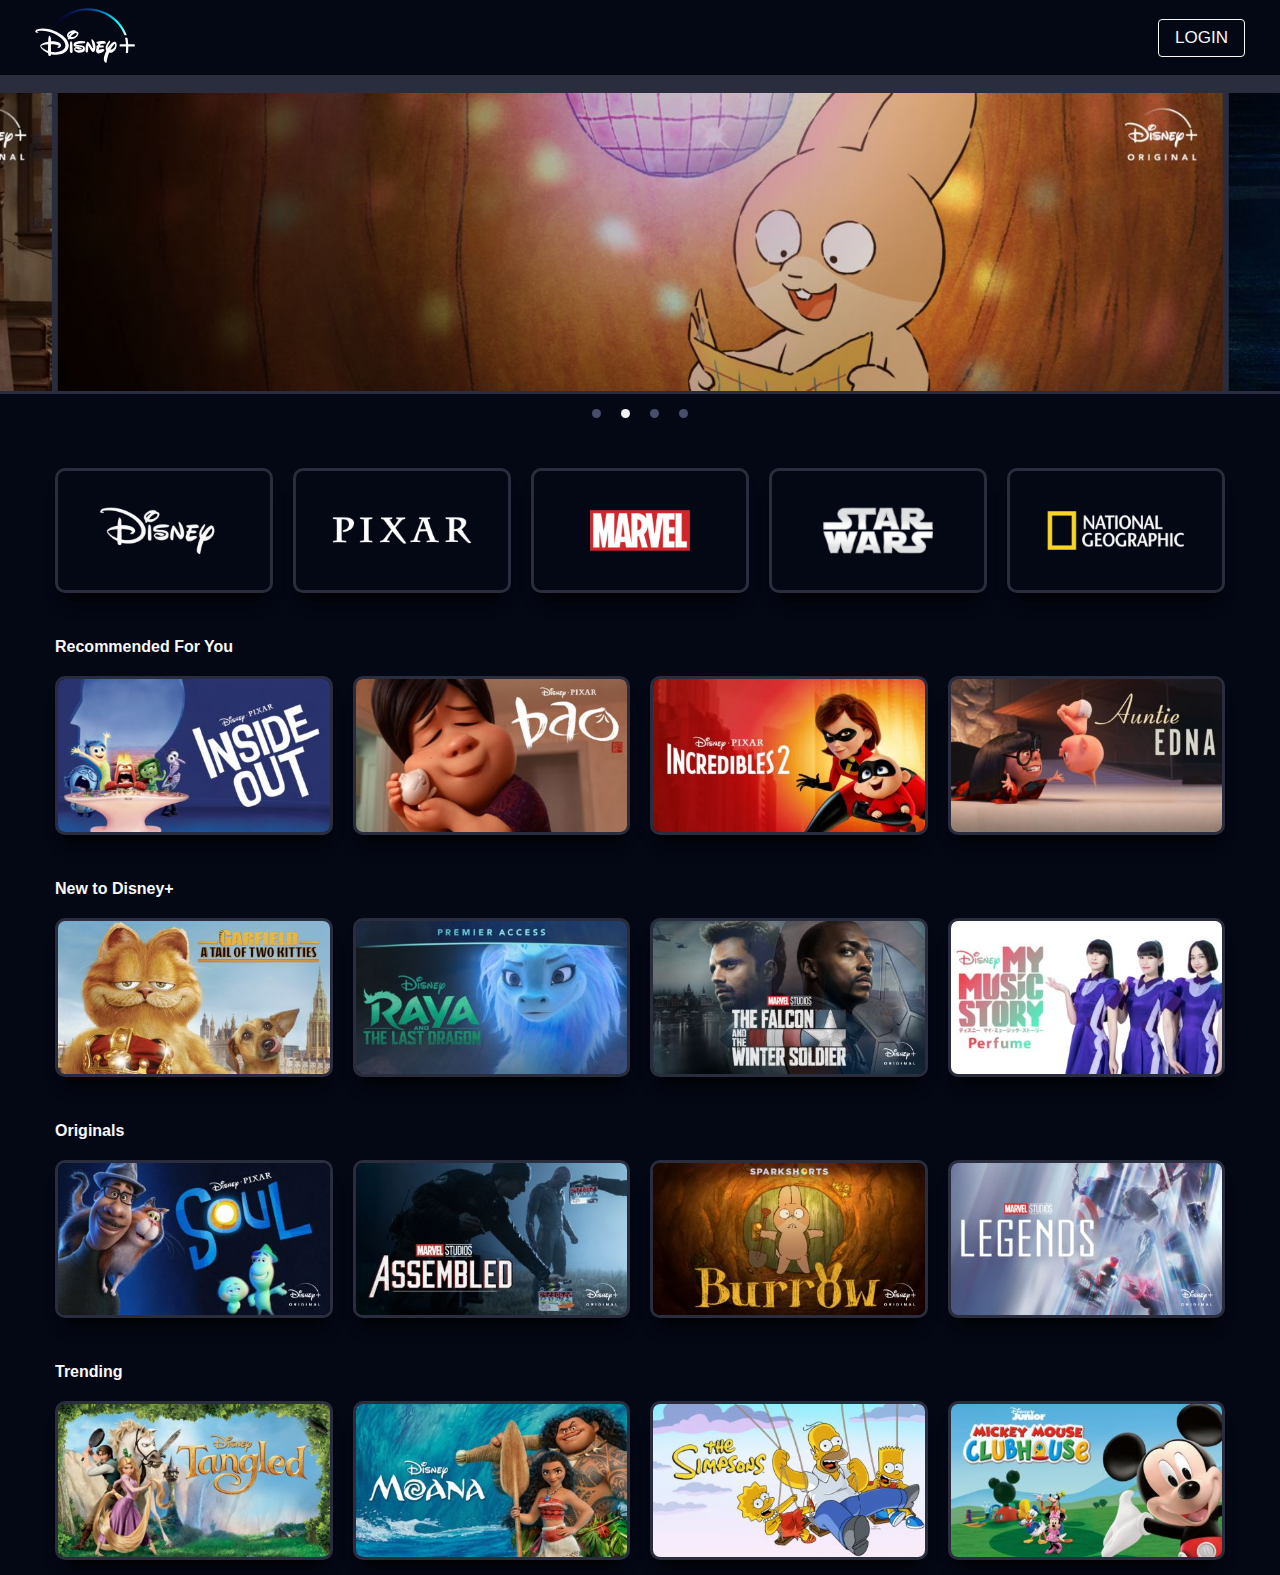
<file: index.html>
<!DOCTYPE html>
<html lang="en">

<head>
    <meta charset="UTF-8" />
    <meta http-equiv="X-UA-Compatible" content="IE=edge" />
    <meta name="viewport" content="width=device-width, initial-scale=1.0" />
    <title>Home | Disney+ Clone</title>
    <link rel="stylesheet" href="./common/styles.css" />
    <link rel="stylesheet" href="./home/styles.css" />
</head>

<body>
    <div class="header">
        <a href="/" class="brand">
            <img src="./assets/logo.svg" width="60" />
        </a>
        <div class="button-container">
            <button class="btn login-btn">LOGIN</button>
        </div>
    </div>
    <main class="homePage-wrapper">
        <section class="carousel-wrapper">
            <div class="carousel-bg">
                <div class="carousel-container">
                    <div class="carousel">
                        <div class="carousel-content">
                            <img src="./assets/hero-banner/scale16.jpg" alt="WandaVision" title="WandaVision - Behind The Scenes">
                        </div>
                        <div class="carousel-content">
                            <img src="./assets/hero-banner/badging4.jpg" alt="Burrow" title="Burrow">
                        </div>

                        <div class="carousel-content">
                            <img src="./assets/hero-banner/scale6.jpg" alt="WandaVision" title="WandaVision">
                        </div>
                        <div class="carousel-content">
                            <img src="./assets/hero-banner/badging5.jpg" alt="Onward" title="Onward">
                        </div>
                    </div>
                </div>
            </div>
            <div class="sliderDot-container">
                <button id="sliderDot-0" class="dot active"></button>
                <button id="sliderDot-1" class="dot"></button>
                <button id="sliderDot-2" class="dot"></button>
                <button id="sliderDot-3" class="dot"></button>
            </div>
        </section>
        <section class="appsMovies-container">
            <div id="apps-container" class="row">
                <div class="col">
                    <div class="app">
                        <img src="./assets/channels/1-disney.jpg" alt="Disney logo" />
                    </div>
                </div>
                <div class="col">
                    <div class="app">
                        <img src="./assets/channels/2-pixar.jpg" alt="Pixar logo" />
                    </div>
                </div>
                <div class="col">
                    <div class="app">
                        <img src="./assets/channels/3-marvel.jpg" alt="Marvel logo" />
                    </div>
                </div>
                <div class="col">
                    <div class="app">
                        <img src="./assets/channels/4-star-wars.jpg" alt="Star Wars logo" />
                    </div>
                </div>
                <div class="col">
                    <div class="app">
                        <img src="./assets/channels/5-national-geographic.jpg" alt="National Geographic logo" />
                    </div>
                </div>
            </div>
            <div id="movies-wrapper">
                <div class="movies-container">
                    <h4 class="title">Recommended For You</h4>
                    <div class="row recommendations">
                        <div class="col">
                            <div class="app">
                                <img src="./assets/recommended-for-you/1-inside-out.jpg" alt="Inside Out" title="Inside Out" />
                            </div>
                        </div>
                        <div class="col">
                            <div class="app">
                                <img src="./assets/recommended-for-you/2-bao.jpg" alt="Bao" title="Bao" />
                            </div>
                        </div>
                        <div class="col">
                            <div class="app">
                                <img src="./assets/recommended-for-you/3-incredibles-2.jpg" alt="Incredibles 2" title="Incredibles 2" />
                            </div>
                        </div>
                        <div class="col">
                            <div class="app">
                                <img src="./assets/recommended-for-you/4-auntie-edna.jpg" alt="Auntie Edna" title="Auntie Edna" />
                            </div>
                        </div>
                    </div>
                </div>
                <div class="movies-container">
                    <h4 class="title">New to Disney+</h4>
                    <div class="row new">
                        <div class="col">
                            <div class="app">
                                <img src="./assets/new-to-disney-plus/1-garfield.jpg" alt="Garfield" title="Garfield" />
                            </div>
                        </div>
                        <div class="col">
                            <div class="app">
                                <img src="./assets/new-to-disney-plus/2-raya-and-the-last-dragon.jpg" alt="Raya and the Last Dragon" title="Raya and the Last Dragon" />
                            </div>
                        </div>
                        <div class="col">
                            <div class="app">
                                <img src="./assets/new-to-disney-plus/3-the-falcon-and-the-winter-soldier.jpg" alt="The Falcon and The Winter Soldier" title="The Falcon and The Winter Soldier" />
                            </div>
                        </div>
                        <div class="col">
                            <div class="app">
                                <img src="./assets/new-to-disney-plus/4-my-music-story.jpg" alt="My Music Story" title="My Music Story" />
                            </div>
                        </div>
                    </div>
                </div>
                <div class="movies-container">
                    <h4 class="title">Originals</h4>
                    <div class="row originals">
                        <div class="col">
                            <div class="app">
                                <img src="./assets/originals/1.soul.jpg" alt="Soul" title="Soul" />
                            </div>
                        </div>
                        <div class="col">
                            <div class="app">
                                <img src="./assets/originals/2-assembled.jpg" alt="Assembled" title="Assembled" />
                            </div>
                        </div>
                        <div class="col">
                            <div class="app">
                                <img src="./assets/originals/3-burrow.jpg" alt="Burrow" title="Burrow" />
                            </div>
                        </div>
                        <div class="col">
                            <div class="app">
                                <img src="./assets/originals/4-legends.jpg" alt="Legends" title="Legends" />
                            </div>
                        </div>
                    </div>
                </div>
                <div class="movies-container">
                    <h4 class="title">Trending</h4>
                    <div class="row trending">
                        <div class="col">
                            <div class="app">
                                <img src="./assets/tending/1-tangled.jpg" alt="Tangled" title="Tangled" />
                            </div>
                        </div>
                        <div class="col">
                            <div class="app">
                                <img src="./assets/tending/2-moana.jpg" alt="Moana" title="Moana" />
                            </div>
                        </div>
                        <div class="col">
                            <div class="app">
                                <img src="./assets/tending/3-the-simpsons.jpg" alt="The Simpsons" title="The Simpsons" />
                            </div>
                        </div>
                        <div class="col">
                            <div class="app">
                                <img src="./assets/tending/4-mickey-mouse-clubhouse.jpg" alt="Mickey Mouse Clubhouse" title="Mickey Mouse Clubhouse" />
                            </div>
                        </div>
                    </div>
                </div>
            </div>
        </section>
    </main>
    <script type="text/javascript" src="./common/scripts.js"></script>
</body>

</html>
</file>
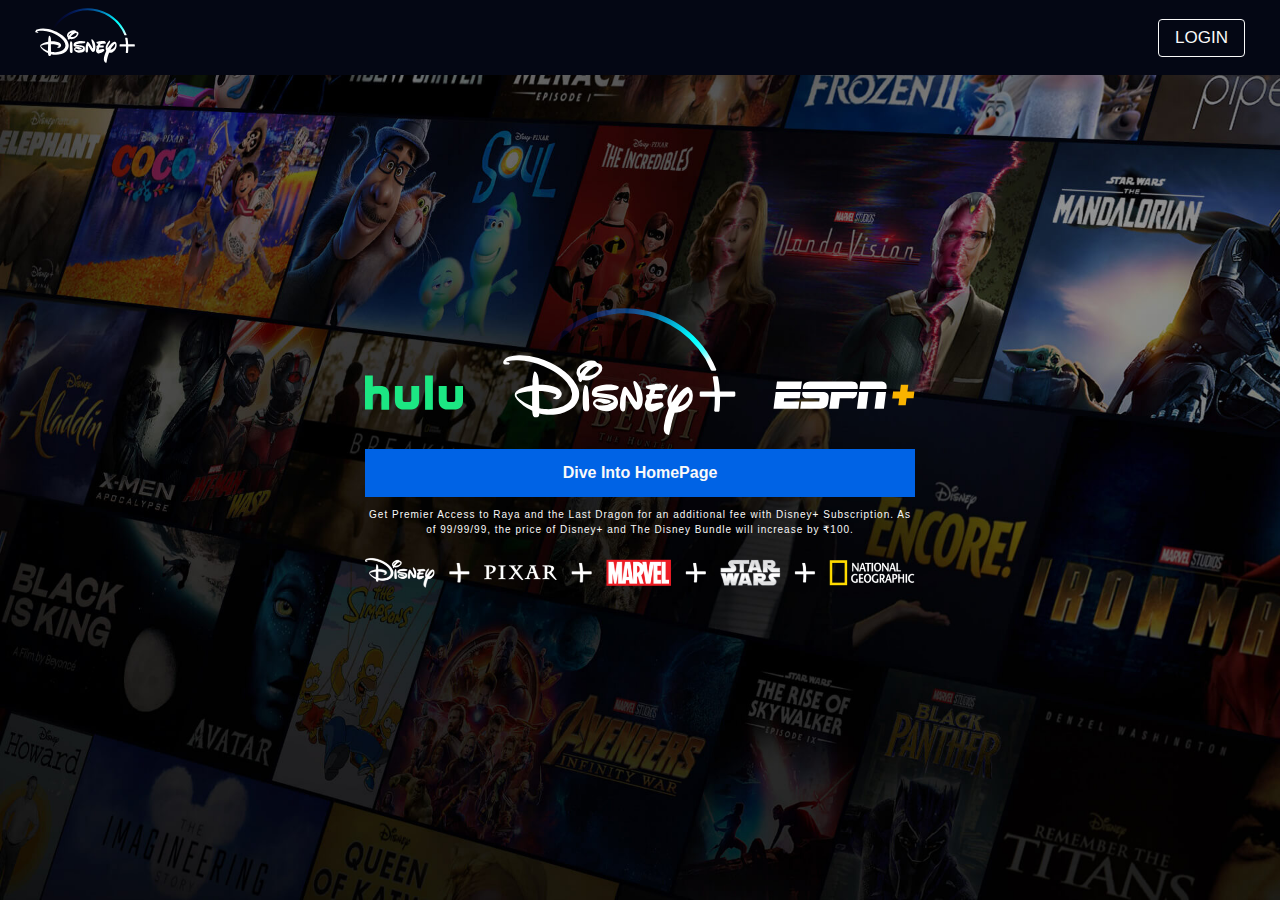
<file: cta page/landing.html>
<!DOCTYPE html>
<html lang="en">

    <head>
        <meta charset="UTF-8" />
        <meta http-equiv="X-UA-Compatible" content="IE=edge" />
        <meta name="viewport" content="width=device-width, initial-scale=1.0" />
        <title>Disney+ Clone</title>
        <link rel="stylesheet" href="./../common/styles.css" />
        <link rel="stylesheet" href="styles.css" />
    </head>
    
<body>
    <div class="header">
        <a href="/" class="brand">
            <img src="./../assets/logo.svg" width="60" />
        </a>
        <a href="/cta page/landing.html">
        <div class="button-container">
            <button class="btn login-btn">LOGIN</button>
        </div>
        </a>
    </div>
    <div class="landingPage-wrapper">
        <div class="content-container">
        <div class="img-container">
            <img src="./../assets/cta/cta-logo-one.svg">
        </div>
        <a href="/" class="getStarted-btn">Dive Into HomePage</a>
        <div class="info">
            Get Premier Access to Raya and the Last Dragon for an additional fee with Disney+ Subscription.
            As of 99/99/99, the price of Disney+ and The Disney Bundle will increase by &#8377;100.
        </div>
        <div class="img-container">
            <img src="./../assets/cta/cta-logo-two.png">
        </div>
    </div>
</body>
</html>
</file>
<file: common/styles.css>
* {
    box-sizing: border-box;
}

body {
    margin: 0;
    font-size: 16px;
    color: #f9f9f9;
    background-color: #040714;
    font-family: Avenir-Roman, sans-serif;    
    font-style: normal;font-weight: normal;
}

.header {
    top: 0;
    z-index: 1;
    width: 100%;
    display: flex;
    position: fixed;
    min-height: 75px;
    align-items: center;
    padding-inline: 35px;
    box-sizing: border-box;
    background-color: inherit;
    justify-content: space-between;
}

.header .brand {
    width: 70px;
}

.header .brand img {
    width: 100px;
}

.btn {
    cursor: pointer;
    border-radius: 4px;
}

.header .button-container .login-btn {
    font-size: 17px;
    color: #f9f9f9;
    padding: 8px 16px;
    background-color: transparent;
    border: 1px solid currentColor;
    transition: background-color 0.2s;
}

.header .button-container .login-btn:hover {
    background-color: hsla(0, 0%, 98%, 25%);
}
</file>
<file: home/styles.css>
.homePage-wrapper {
    margin-top: 75px;
}

.carousel-wrapper {
    overflow: hidden;
}

.carousel-bg {
    padding-top: 15px;
    background-color: #292d3d;
}

.carousel-container {
    margin: auto;
    width: 91.5vw;
}

.carousel {
    display: flex;
    transform: translateX(-100%);
    transition: transform 0.5s ease-in-out;
}

.carousel-content {
    display: flex;
    cursor: pointer;
    border: 3px solid #292d3d;
}

.carousel-content img {
    width: calc(91.5vw - 6px);
}

.sliderDot-container {
    display: flex;
    margin-top: 15px;
    margin-bottom: 25px;
    justify-content: center;
}

.sliderDot-container .dot {
    padding: 0;
    width: 9px;
    height: 9px;
    border: none;
    cursor: pointer;
    border-radius: 50%;
    transition: background-color 0.3s;
    background-color: hsl(228deg 20% 35%);
}

.sliderDot-container .dot:not(:last-child) {
    margin-right: 20px;
}

.sliderDot-container .dot.active {
    background-color: #f3f3f3;
}

.appsMovies-container {
    margin-top: 10px;
    padding-inline: 15px;
}

.row {
    display: flex;
    flex-wrap: wrap;
    margin-inline: -10px;
}

.col {
    width: 100%;
    flex: 0 0 auto;
    max-width: 100%;
    margin-block: 15px;
    padding-inline: 10px;
}

.homePage-wrapper .app {
    display: flex;
    cursor: pointer;
    text-align: center;
    border-radius: 10px;
    border: 3px solid #292d3d;
    transition: transform 0.3s;
    box-shadow: 0 15px 15px -10px rgb(0 0 0);
}

.homePage-wrapper .app:hover {
    transform: scale(1.05) translateZ(0);
}

.homePage-wrapper .app img {
    width: 100%;
    height: 100%;
    border-radius: 7px;
}

#movies-wrapper .col {
    width: 50%;
}

.movies-container .title {
    margin-top: 30px;
    margin-bottom: 5px;
}

@media screen and (min-width: 576px) {
    #apps-container .col {
        width: 20%;
    }

    #movies-wrapper .col {
        width: 25%;
    }

    .homePage-wrapper .app:hover {
        transform: scale(1.15) translateZ(0);
    }
}

@media screen and (min-width: 992px) {
    .appsMovies-container {
        padding-inline: 55px;
    }
}
</file>
<file: cta page/styles.css>
.landingPage-wrapper {
    height: 100vh;
    display: flex;
    padding: 35px;
    align-items: center;
    background-size: cover;
    justify-content: center;
    background-repeat: no-repeat;
    min-height: calc(100vh - 65px);
    background-position: top center;
    background-image: url("./../assets/cta/cta-background.jpg");
}

.content-container {
    width: 100%;
    max-width: 550px;
}

.content-container .img-container img {
    width: 100%;
}

.content-container .getStarted-btn {
    width: 100%;
    border: none;
    display: block;
    color: inherit;
    font-size: 16px;
    font-weight: bold;
    text-align: center;
    margin-block: 10px;
    padding-block: 15px;
    text-decoration: none;
    background-color: #0063e5;
    transition: background-color 0.2s;
}

.content-container .getStarted-btn:hover {
    background-color: hsl(214, 100%, 55%);
}

.content-container .info {
    font-size: 10px;
    margin-top: 5px;
    line-height: 15px;
    text-align: center;
    margin-bottom: 20px;
    letter-spacing: 1px;
}
</file>
